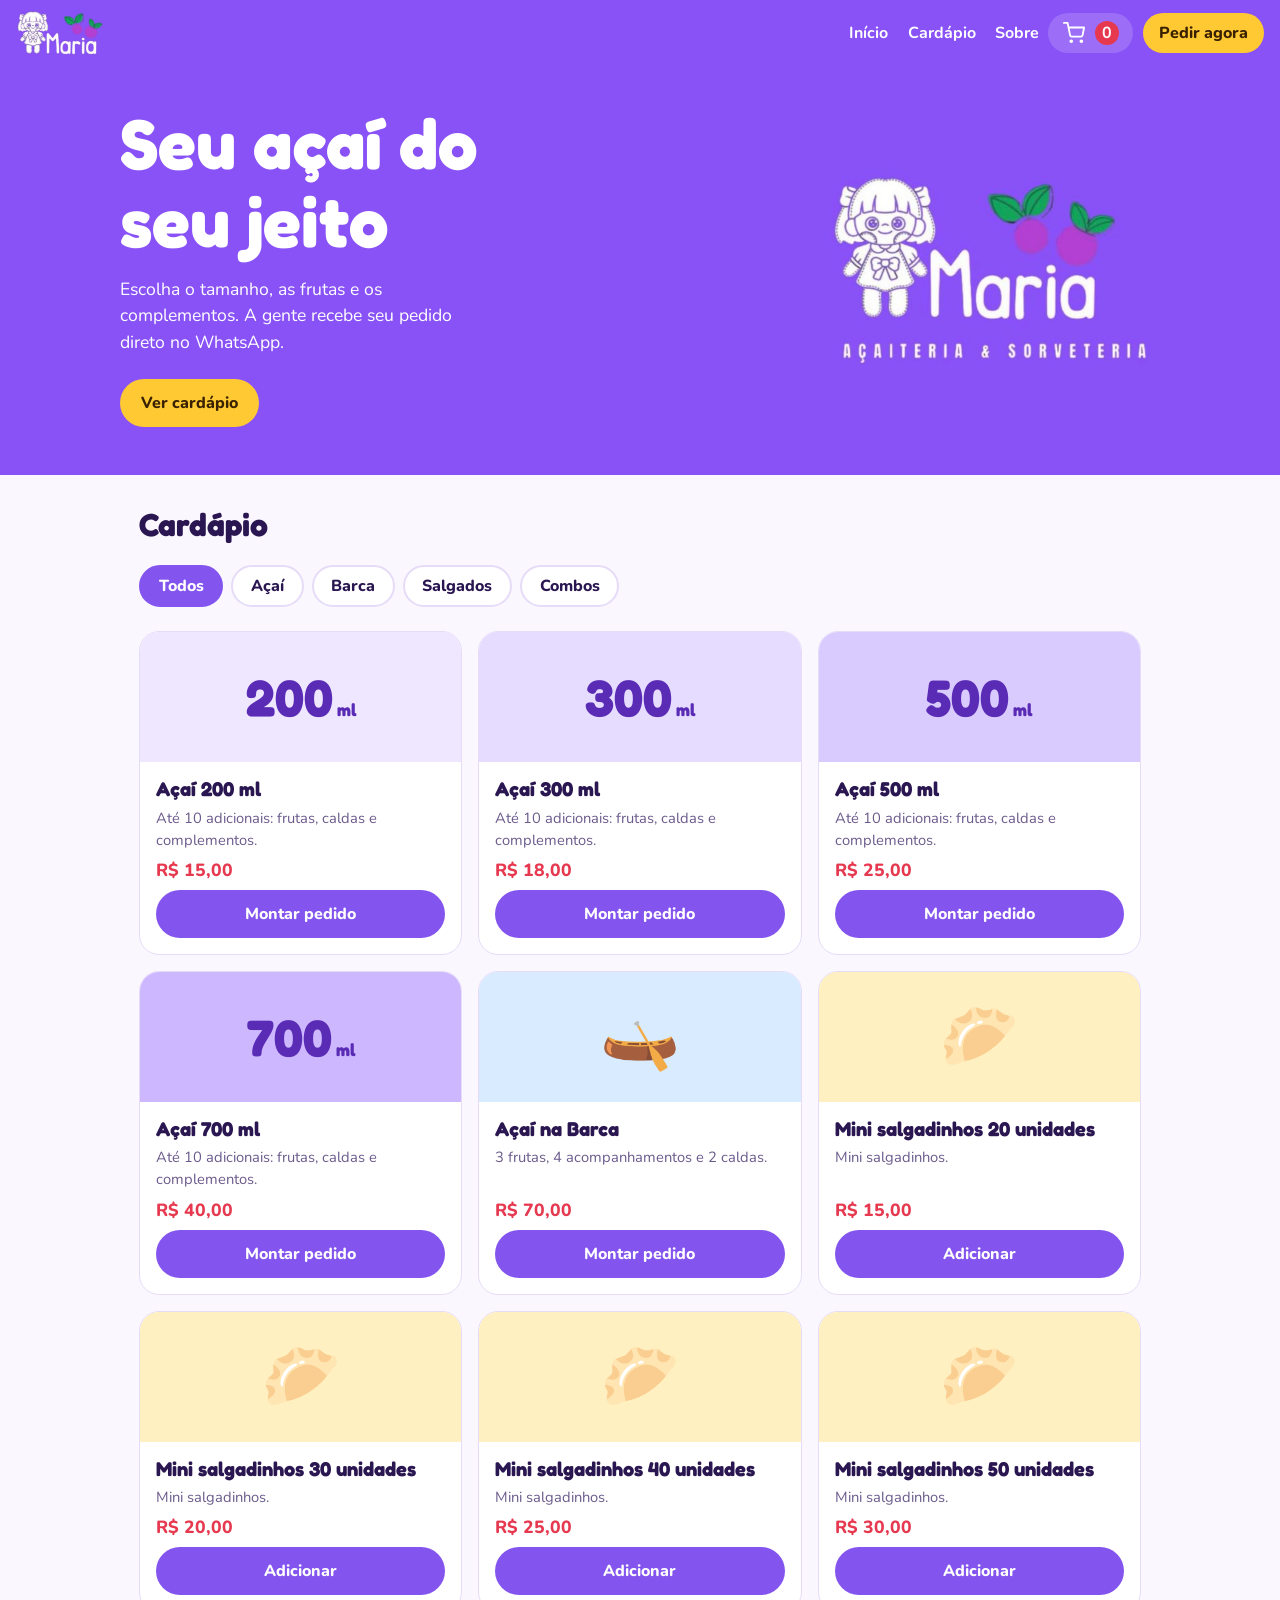
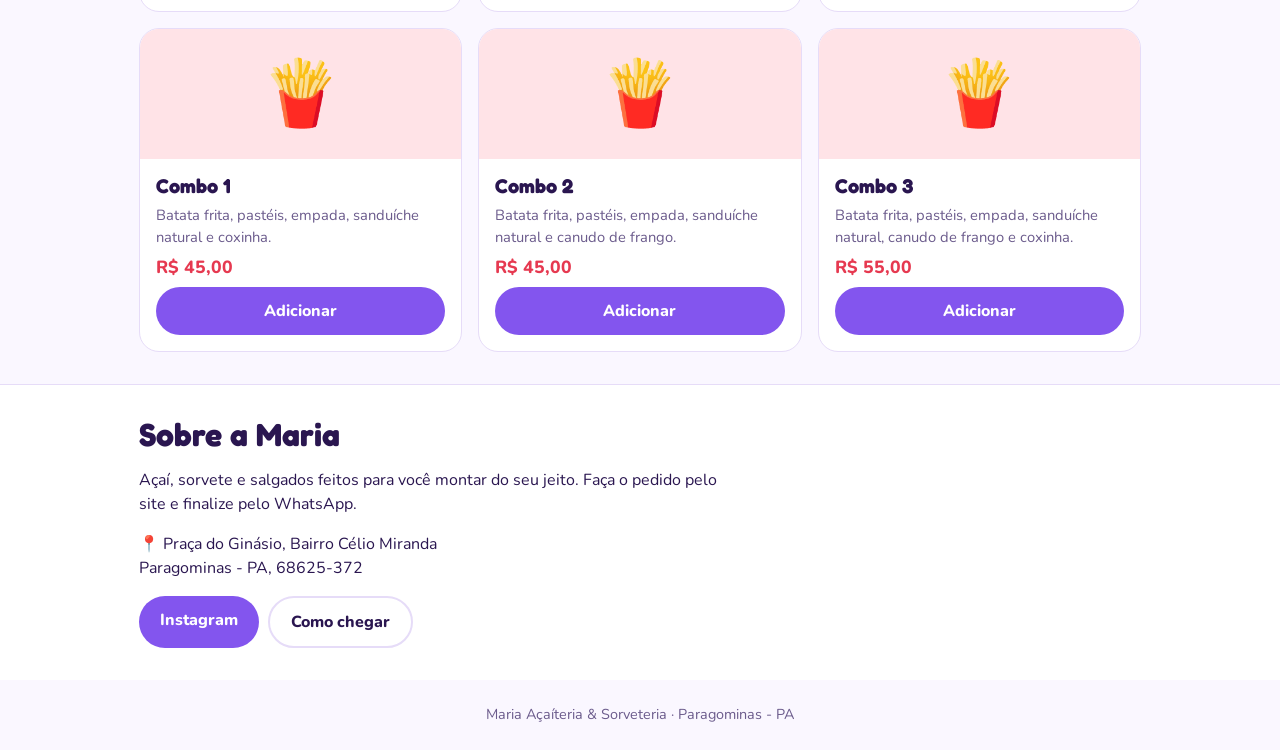
<file: index.html>
<!DOCTYPE html>
<html lang="pt-BR">
<head>
<meta charset="utf-8">
<meta name="viewport" content="width=device-width, initial-scale=1, viewport-fit=cover">
<title>Maria Açaíteria & Sorveteria</title>
<link rel="preconnect" href="https://fonts.googleapis.com">
<link href="https://fonts.googleapis.com/css2?family=Fredoka:wght@500;600;700&family=Nunito:wght@400;600;800&display=swap" rel="stylesheet">
<link rel="stylesheet" href="css/style.css">
</head>
<body>
<header>
  <a class="logo" href="#inicio" aria-label="Maria Açaíteria & Sorveteria, início"><img src="img/logo-header.jpg" alt="Maria Açaíteria & Sorveteria" height="46"></a>
  <nav id="nv"><a href="#inicio">Início</a><a href="#cardapio">Cardápio</a><a href="#sobre">Sobre</a></nav>
  <button class="ic" id="bag" aria-label="Abrir carrinho">
    <svg xmlns="http://www.w3.org/2000/svg"
        width="22" height="22"
        viewBox="0 0 24 24"
        fill="none"
        stroke="currentColor"
        stroke-width="2"
        stroke-linecap="round"
        stroke-linejoin="round">
      <circle cx="9" cy="21" r="1"/>
      <circle cx="20" cy="21" r="1"/>
      <path d="M1 1h4l2.68 13.39a2 2 0 0 0 2 1.61h9.72a2 2 0 0 0 2-1.61L23 6H6"/>
    </svg>
    <b id="cnt">0</b>
  </button>
  <a class="btn hd" href="#cardapio" style="padding:.5rem 1rem">Pedir agora</a>
  <button class="ic" id="mn" aria-label="Menu" aria-expanded="false">☰</button>
</header>
<main>
<section class="hero" id="inicio"><div>
  <div><h1>Seu açaí do seu jeito</h1><p>Escolha o tamanho, as frutas e os complementos. A gente recebe seu pedido direto no WhatsApp.</p><a class="btn" href="#cardapio">Ver cardápio</a></div>
  <img class="hl" alt="Logo da Maria Açaíteria & Sorveteria" src="img/logo-hero.jpg">
</div></section>
<section class="wrap" id="cardapio">
  <h2>Cardápio</h2>
  <div class="tabs" id="tabs" role="group" aria-label="Categorias"></div>
  <div class="grid" id="grid"></div>
</section>
<section class="about" id="sobre"><div class="wrap">
  <h2>Sobre a Maria</h2>
  <p style="max-width:60ch">Açaí, sorvete e salgados feitos para você montar do seu jeito. Faça o pedido pelo site e finalize pelo WhatsApp.</p>
  <address style="font-style:normal;max-width:60ch;margin:1rem 0">📍 Praça do Ginásio, Bairro Célio Miranda<br>Paragominas - PA, 68625-372</address>
  <div class="links"><a class="btn v" href="https://www.instagram.com/maria_acaiteria_e_sorveteria?psln=MmU0ZGc2Mmdmd2t3" target="_blank" rel="noopener">Instagram</a><a class="btn o" href="https://www.google.com/maps/search/?api=1&query=Pra%C3%A7a+do+Gin%C3%A1sio+C%C3%A9lio+Miranda+Paragominas+PA+68625-372" target="_blank" rel="noopener">Como chegar</a></div>
</div></section>
</main>
<footer>Maria Açaíteria & Sorveteria · Paragominas - PA</footer>

<div class="sheet" id="bd" hidden><div class="bk"></div><div class="pn" role="dialog" aria-modal="true" aria-labelledby="bt"><div id="bi" style="display:contents"></div></div></div>
<div class="sheet" id="cd" hidden><div class="bk"></div><div class="pn" role="dialog" aria-modal="true" aria-labelledby="ct"><div id="ci" style="display:contents"></div></div></div>
<div id="ts" role="status" aria-live="polite"></div>

<script src="js/app.js" defer></script>
</body>
</html>
</file>
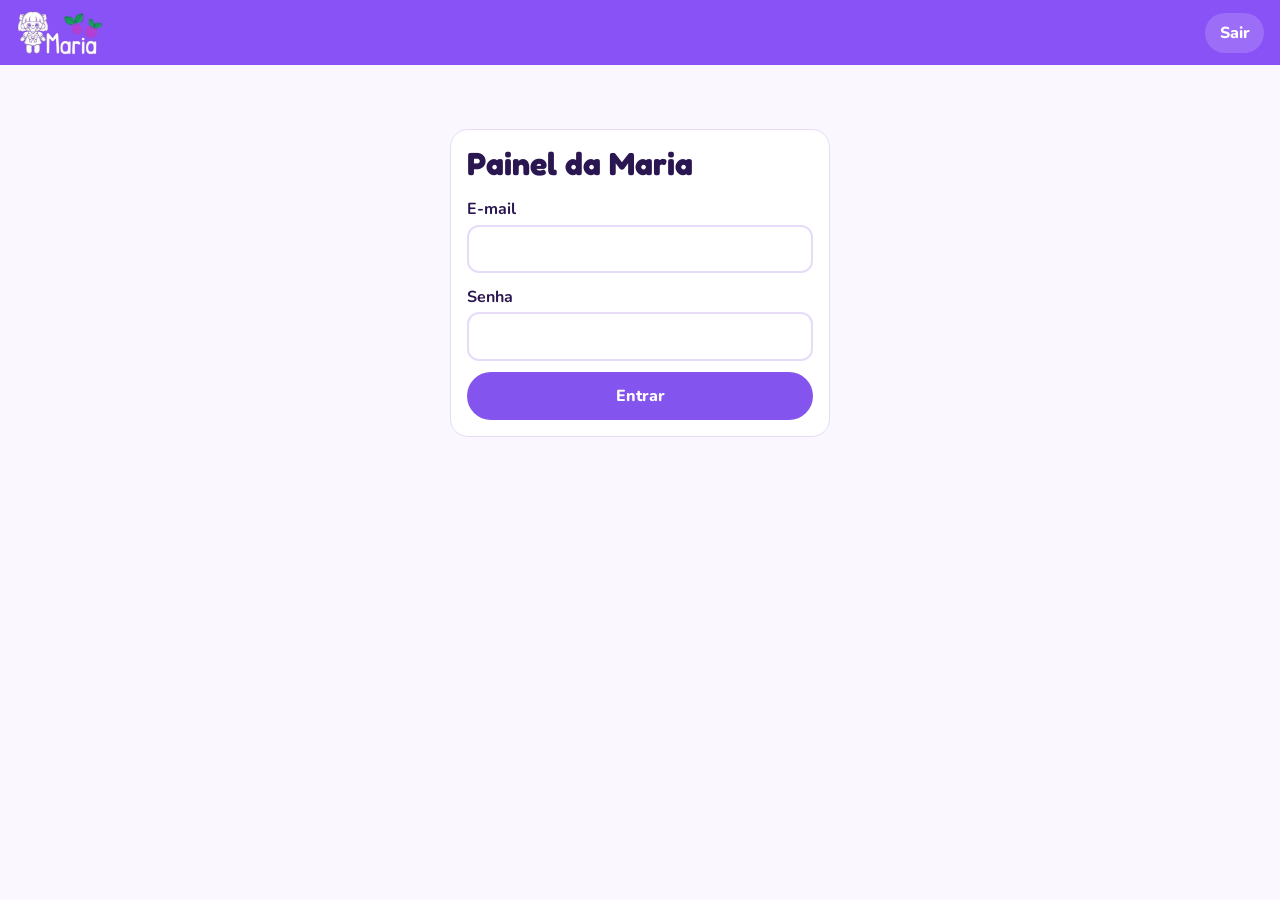
<file: admin.html>
<!DOCTYPE html>
<html lang="pt-BR">
<head>
<meta charset="utf-8">
<meta name="viewport" content="width=device-width, initial-scale=1, viewport-fit=cover">
<meta name="robots" content="noindex,nofollow">
<title>Painel · Maria Açaíteria</title>
<link href="https://fonts.googleapis.com/css2?family=Fredoka:wght@500;600;700&family=Nunito:wght@400;600;800&display=swap" rel="stylesheet">
<link rel="stylesheet" href="css/style.css">
<link rel="stylesheet" href="css/admin.css">
</head>
<body>
<header><span class="logo"><img src="img/logo-header.jpg" alt="Maria Açaíteria & Sorveteria"></span><span id="who" class="mut"></span><button class="ic" id="out" hidden>Sair</button></header>
<main class="wrap" id="app"></main>
<div id="ts" role="status" aria-live="polite"></div>
<script src="js/admin.js" defer></script>
</body>
</html>
</file>
<file: css/style.css>
:root{--roxo:#5a2bb5;--roxo2:#8355ee;--am:#ffc933;--vm:#e63950;--bg:#faf7ff;--card:#fff;--ink:#2a1650;--mut:#6b5b8c;--line:#e6dcf8;--ok:#1f8a4c;
box-sizing:border-box;padding-top:env(safe-area-inset-top,0px);padding-bottom:env(safe-area-inset-bottom,0px)}
@media(prefers-color-scheme:dark){:root:not([data-theme=light]){--bg:#150d2a;--card:#21153f;--ink:#f3ecff;--mut:#b9a8de;--line:#3a2a63;--roxo:#a98bff}}
:root[data-theme=dark]{--bg:#150d2a;--card:#21153f;--ink:#f3ecff;--mut:#b9a8de;--line:#3a2a63;--roxo:#a98bff}
*{box-sizing:inherit}html{scroll-behavior:smooth;scroll-padding-top:70px}
body{margin:0;background:var(--bg);color:var(--ink);font:400 16px/1.5 Nunito,system-ui,sans-serif}
h1,h2,h3,.logo{font-family:Fredoka,system-ui,sans-serif;margin:0;line-height:1.1}
button{font:inherit;cursor:pointer;border:0;color:inherit}
:focus-visible{outline:3px solid var(--am);outline-offset:2px}
@media(prefers-reduced-motion:reduce){*{scroll-behavior:auto!important;animation:none!important;transition:none!important}}
.btn{background:var(--am);color:#3a2200;font-weight:800;padding:.75rem 1.3rem;border-radius:99px;display:inline-block;text-decoration:none}
.btn.v{background:var(--roxo2);color:#fff}.btn.o{background:transparent;border:2px solid var(--line);color:var(--ink)}
.btn:disabled{opacity:.45;cursor:not-allowed}.btn.full{width:100%;text-align:center}
header{position:sticky;top:0;z-index:20;background:#8952f6;color:#fff;display:flex;align-items:center;gap:.6rem;padding:.6rem 1rem}
.logo{font-size:1.7rem;font-weight:700;color:#fff;text-decoration:none;margin-right:auto}
.logo{display:flex}.logo img{height:46px;width:auto;display:block}.hl{width:100%;max-width:340px;height:auto;justify-self:center;border-radius:18px}.ml{font-family:Fredoka;font-weight:700;font-size:3.2rem;color:var(--roxo)}.ml small{font-size:1.1rem}
nav{display:none;gap:1.2rem}nav a{color:#fff;text-decoration:none;font-weight:700}
nav.on{display:flex;flex-direction:column;position:absolute;top:100%;left:0;right:0;background:#8952f6;padding:1rem;gap:.8rem}
.ic{background:rgba(255,255,255,.16);color:#fff;border-radius:99px;padding:.5rem .9rem;font-weight:800}
#bag b{background:var(--vm);border-radius:99px;padding:0 .45rem;margin-left:.3rem}
.hero{background:#8952f6;color:#fff;padding:2.5rem 1.2rem 3rem;display:grid;gap:1.5rem;max-width:none;overflow:hidden}
.hero>div{max-width:1040px;margin:0 auto;width:100%}
.hero h1{font-size:clamp(2.4rem,9vw,4.4rem);font-weight:700;max-width:11ch}
.hero p{max-width:34ch;margin:1rem 0 1.5rem;font-size:1.1rem}
.bowl{font-size:7rem;line-height:1;filter:drop-shadow(0 12px 0 rgba(0,0,0,.15));transform:rotate(-8deg)}
.wrap{max-width:1040px;margin:0 auto;padding:2rem 1.2rem}
h2{font-size:2rem;margin-bottom:1rem}
.tabs{display:flex;gap:.5rem;overflow-x:auto;padding-bottom:.5rem;position:sticky;top:58px;background:var(--bg);z-index:5;padding-top:.4rem}
.tab{background:var(--card);border:2px solid var(--line);border-radius:99px;padding:.45rem 1.1rem;font-weight:800;white-space:nowrap}
.tab[aria-pressed=true]{background:var(--roxo2);border-color:var(--roxo2);color:#fff}
.grid{display:grid;gap:1rem;grid-template-columns:repeat(auto-fill,minmax(240px,1fr));margin-top:1rem}
.card{background:var(--card);border:1px solid var(--line);border-radius:20px;overflow:hidden;display:flex;flex-direction:column}
.ph{height:130px;display:grid;place-items:center;font-size:4rem}
.cb{padding:1rem;display:flex;flex-direction:column;gap:.4rem;flex:1}
.cb h3{font-size:1.25rem}.cb p{margin:0;color:var(--mut);font-size:.92rem;flex:1}
.pr{font-weight:800;color:var(--vm);font-size:1.1rem}
.about{background:var(--card);border-top:1px solid var(--line)}
@media(min-width:700px){nav{display:flex!important;position:static;flex-direction:row;background:none;padding:0}#mn{display:none}.hero{grid-template-columns:1fr}.hero>div{display:grid;grid-template-columns:1fr auto;align-items:center}}
.dh{display:flex;justify-content:space-between;align-items:center;padding:1rem 1.2rem;border-bottom:1px solid var(--line)}
.dh h2{margin:0;font-size:1.5rem}.x{background:var(--line);width:36px;height:36px;border-radius:50%;font-size:1.1rem}
.db{overflow-y:auto;padding:1rem 1.2rem;flex:1}
.df{padding:.9rem 1.2rem;border-top:1px solid var(--line);background:var(--card);display:flex;gap:.6rem;align-items:center}
.df .btn{flex:1}
fieldset{border:0;padding:0;margin:0 0 1.2rem}
legend{font-family:Fredoka,sans-serif;font-weight:600;font-size:1.15rem;padding:0;margin-bottom:.5rem;display:flex;justify-content:space-between;width:100%}
legend small{font-family:Nunito;color:var(--mut);font-weight:600}
.chips{display:flex;flex-wrap:wrap;gap:.5rem}
.chip input{position:absolute;opacity:0;pointer-events:none}
.chip span{display:inline-block;border:2px solid var(--line);background:var(--card);border-radius:99px;padding:.4rem .9rem;font-weight:600;cursor:pointer}
.chip input:checked+span{background:var(--roxo2);border-color:var(--roxo2);color:#fff}
.chip input:focus-visible+span{outline:3px solid var(--am)}
.chip input:disabled+span{opacity:.4;cursor:not-allowed}
.qty{display:inline-flex;align-items:center;gap:.6rem;font-weight:800}
.qty button{width:34px;height:34px;border-radius:50%;background:var(--line);font-size:1.2rem}
.it{background:var(--card);border:1px solid var(--line);border-radius:16px;padding:.9rem;margin-bottom:.7rem}
.it ul{margin:.3rem 0;padding-left:1.1rem;color:var(--mut);font-size:.9rem}
.row{display:flex;justify-content:space-between;align-items:center;gap:.6rem}
.lk{background:none;color:var(--roxo);font-weight:800;text-decoration:underline;padding:.3rem}
.tot{font-family:Fredoka;font-size:1.5rem;display:flex;justify-content:space-between;margin-top:.5rem}
label.f{display:block;font-weight:700;margin-bottom:.7rem}
input[type=text],input[type=tel]{width:100%;font:inherit;padding:.65rem .8rem;border:2px solid var(--line);border-radius:12px;background:var(--card);color:var(--ink);margin-top:.2rem}
input.bad{border-color:var(--vm)}
.err{color:var(--vm);font-weight:700;font-size:.9rem;margin:.2rem 0 .6rem}.note{color:var(--ok);font-weight:800}
.two{display:grid;grid-template-columns:1fr 1fr;gap:.6rem}
.empty{text-align:center;padding:2.5rem 1rem;color:var(--mut)}
.sum p{margin:.2rem 0}.sum h3{font-size:1.1rem;margin-top:1rem;color:var(--roxo)}
.links{display:flex;gap:.6rem;flex-wrap:wrap}footer{text-align:center;padding:1.5rem;color:var(--mut);font-size:.9rem}

/* sheets (painéis que sobem) */
body.lock{overflow:hidden}
.sheet{position:fixed;inset:0;z-index:50;display:flex;align-items:flex-end;justify-content:center}
.sheet[hidden]{display:none}
.bk{position:absolute;inset:0;background:rgba(30,10,70,.6);opacity:0;transition:opacity .25s}
.pn{position:relative;width:100%;max-width:560px;max-height:92vh;max-height:92dvh;display:flex;flex-direction:column;background:var(--bg);color:var(--ink);border-radius:24px 24px 0 0;overflow:hidden;transform:translateY(100%);transition:transform .3s cubic-bezier(.2,.8,.2,1);padding-bottom:env(safe-area-inset-bottom,0px)}
.sheet.on .bk{opacity:1}.sheet.on .pn{transform:none}
@media(min-width:700px){.sheet{align-items:center}.pn{border-radius:24px;transform:translateY(20px) scale(.98);opacity:0;transition:transform .25s,opacity .25s}.sheet.on .pn{opacity:1}}
/* imagens, toast, toque */
.ph{position:relative;overflow:hidden}.ph img{position:absolute;inset:0;width:100%;height:100%;object-fit:cover}
#ts{position:fixed;left:50%;bottom:calc(1rem + env(safe-area-inset-bottom,0px));transform:translateX(-50%);z-index:60;max-width:90vw;text-align:center;background:var(--ink);color:var(--bg);padding:.6rem 1.1rem;border-radius:99px;font-weight:800;opacity:0;transition:opacity .2s;pointer-events:none}
#ts.on{opacity:1}#ts.bad{background:var(--vm);color:#fff}
button,a,label{touch-action:manipulation}
.chip span{padding:.55rem .95rem}.qty button{width:40px;height:40px}.x{width:40px;height:40px}.ic{min-height:40px}
header .btn{white-space:nowrap}
.adm{color:inherit;opacity:.7}
@media(max-width:560px){
 .btn.hd{display:none}
 .grid{grid-template-columns:1fr;gap:.7rem}
 .card{flex-direction:row;border-radius:16px}
 .ph{width:104px;min-height:112px;height:auto;flex:none;font-size:2.4rem}.ml{font-size:2rem}.ml small{font-size:.8rem}
 .cb{padding:.7rem .8rem;gap:.25rem;min-width:0}.cb h3{font-size:1.1rem}
 .cb p{font-size:.85rem;display:-webkit-box;-webkit-line-clamp:2;-webkit-box-orient:vertical;overflow:hidden;flex:none}
 .cb .btn{align-self:flex-start;padding:.5rem 1rem;margin-top:.2rem}
 .wrap{padding:1.4rem 1rem}h2{font-size:1.6rem}.hero{padding:1.6rem 1rem 2rem}
 .df{padding:.7rem 1rem}.db{padding:.9rem 1rem}.dh{padding:.8rem 1rem}
}
@media(max-width:699px){.hero>div{display:flex;flex-direction:column;align-items:center;text-align:center}.hero>div>div{display:flex;flex-direction:column;align-items:center}.hl{order:-1;max-width:300px;margin-bottom:.4rem}.hero h1{max-width:none;font-size:2.4rem}.hero p{margin:.8rem auto 1.3rem}}
@media(max-width:360px){.two{grid-template-columns:1fr}.logo img{height:38px}header{gap:.4rem;padding:.5rem .7rem}}

input,select,textarea{box-sizing:border-box}

.sub{color:var(--mut);font-size:.95rem;margin-top:.2rem}.ob{margin:.3rem 0;font-size:.9rem;color:var(--mut);overflow-wrap:anywhere}
textarea{width:100%;font:inherit;padding:.65rem .8rem;border:2px solid var(--line);border-radius:12px;background:var(--card);color:var(--ink);resize:vertical;box-sizing:border-box}

.ic {
  display: flex;
  align-items: center;
  justify-content: center;
  gap: 5px;
}

.ic svg {
  width: 22px;
  height: 22px;
}
</file>
<file: css/admin.css>
.mut{color:#fff;opacity:.85;font-size:.85rem;margin-right:.4rem}
.wrap{max-width:760px}
.box{background:var(--card);border:1px solid var(--line);border-radius:18px;padding:1rem;margin-bottom:.8rem}
.login{max-width:380px;margin:2rem auto}
.pd{background:var(--card);border:1px solid var(--line);border-radius:16px;margin-bottom:.6rem}
.pd>summary{list-style:none;cursor:pointer;padding:.8rem 1rem;display:flex;gap:.6rem;align-items:center;font-weight:800}
.pd>summary::-webkit-details-marker{display:none}
.pd>summary span:first-child{flex:1}.pd .off{color:var(--vm)}
.pd .in{padding:0 1rem 1rem;border-top:1px solid var(--line)}
.fl{display:grid;gap:.5rem;grid-template-columns:1fr 1fr;margin:.8rem 0}
.fl label,.gr label{font-size:.85rem;font-weight:700;display:block}
.fl .w{grid-column:1/-1}
.gr{border-top:1px dashed var(--line);padding-top:.8rem;margin-top:.8rem}.gr h4{margin:0 0 .5rem;font-family:Fredoka}
.op{display:flex;gap:.4rem;align-items:center;margin-bottom:.4rem}.op input[type=text]{margin:0;flex:1}
.op input[type=checkbox]{width:22px;height:22px;accent-color:var(--roxo2)}
.sm{padding:.4rem .8rem;font-size:.85rem}.row2{display:flex;gap:.5rem;flex-wrap:wrap;align-items:end}
input[type=number],select{font:inherit;width:100%;padding:.55rem .7rem;border:2px solid var(--line);border-radius:12px;background:var(--card); color:var(--ink)}
#ts{position:fixed;left:50%;bottom:calc(1rem + env(safe-area-inset-bottom,0px));transform:translateX(-50%);background:var(--ink);color:var(--bg);padding:.6rem 1.1rem;border-radius:99px;font-weight:800;opacity:0;transition:opacity .2s;pointer-events:none}
#ts.on{opacity:1}#ts.bad{background:var(--vm);color:#fff}
.imgbox{border:1px dashed var(--line);border-radius:14px;padding:.7rem}
.th{width:72px;height:72px;border-radius:14px;background:var(--line);display:grid;place-items:center;overflow:hidden;font-size:2rem;flex:none}.th img{width:100%;height:100%;object-fit:cover}
label.btn{cursor:pointer;margin:0}
@media(max-width:480px){.fl{grid-template-columns:1fr}.row2>label{flex:1 1 100%}.pd>summary{flex-wrap:wrap}}
.tabs2{display:flex;gap:.5rem;position:sticky;top:58px;z-index:5;background:var(--bg);padding:.5rem 0;margin-bottom:.6rem}.tabs2 .tab{flex:1;text-align:center;min-height:44px}
.box2{border:1px solid var(--line);border-radius:14px;padding:.7rem;margin-bottom:.6rem}
.mut2{color:var(--mut);font-size:.9rem;margin:.6rem 0}
.pd>summary span{min-width:0;overflow-wrap:anywhere}
@media(max-width:560px){.wrap{padding:1rem .8rem}#who{display:none}.row2 .btn,.row2>button{width:100%}.row2>label{min-width:0!important}.op .btn{flex:none}.login{margin:1rem auto}h2{font-size:1.5rem}}
.fl>*,.row2>*,.box2>*{min-width:0}.fl label,.box2 label,.in label{display:block;min-width:0}
.in input[type=text],.in input[type=number],.in select,.box input[type=text],.box input[type=number],.box select{width:100%;max-width:100%}
.in select,.box select{margin-top:.2rem}
.pd .in,.box{overflow:hidden}
</file>
